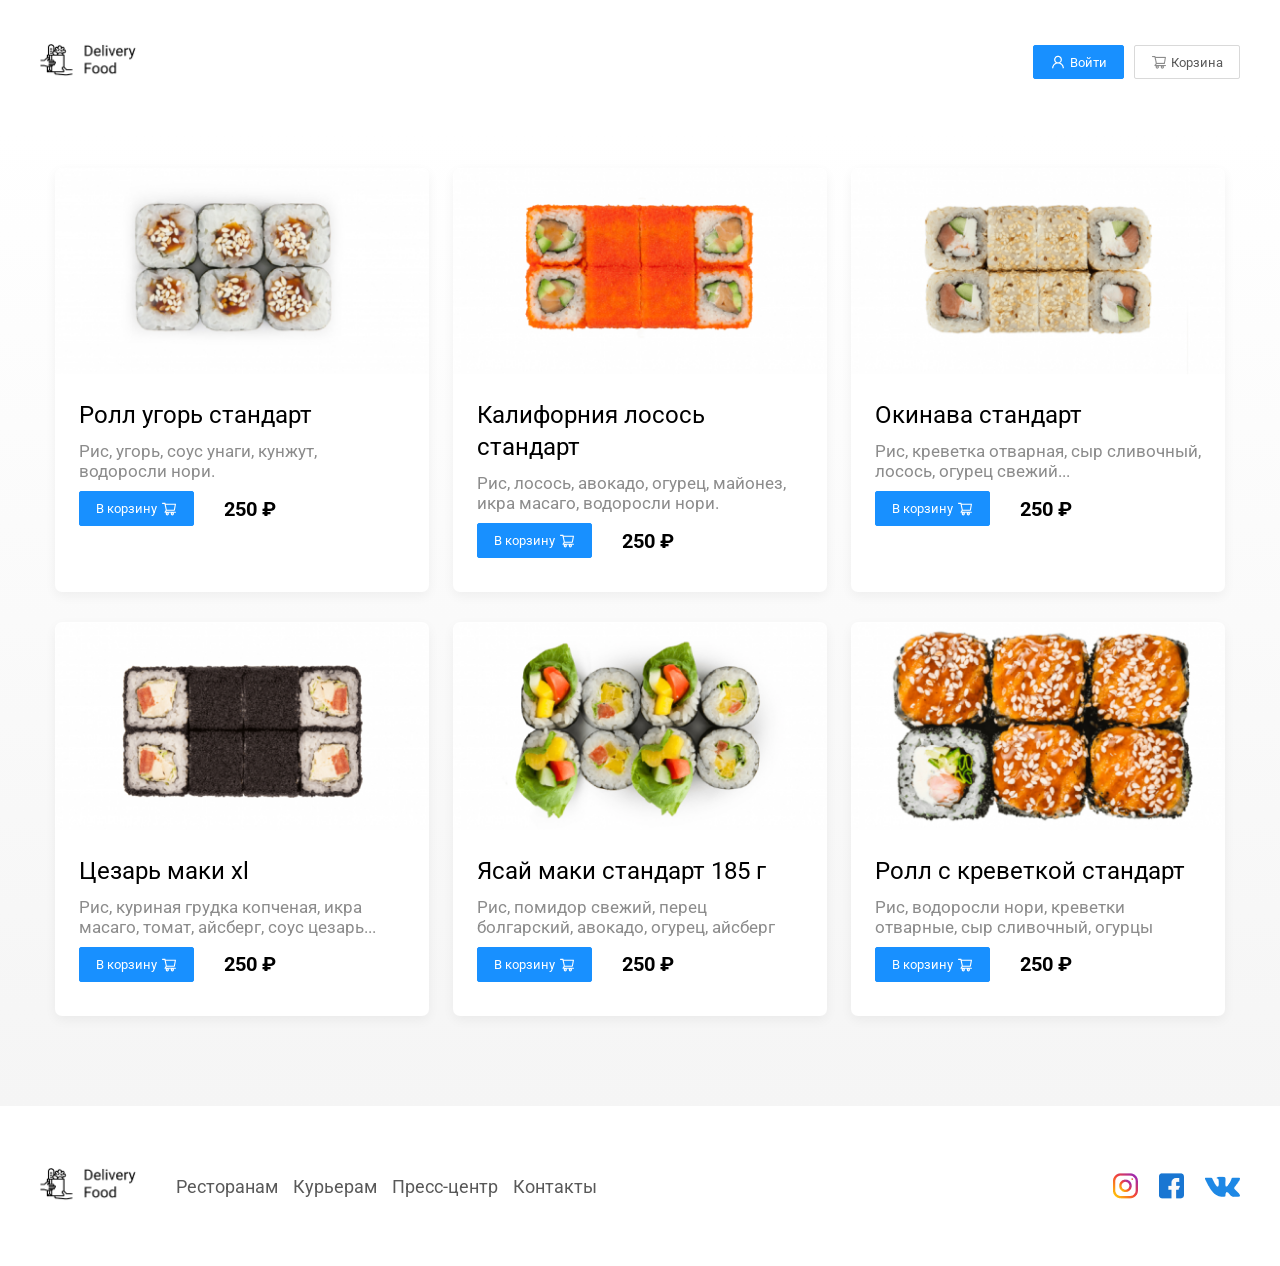
<file: goods.html>
<!DOCTYPE html>
<html lang="ru">
<head>
	<meta charset="UTF-8">
	<meta name="viewport" content="width=device-width, initial-scale=1.0">
	<link rel="preconnect" href="https://fonts.googleapis.com">
	<link rel="preconnect" href="https://fonts.gstatic.com" crossorigin>
	<link href="https://fonts.googleapis.com/css2?family=Roboto:ital,wght@0,100..900;1,100..900&display=swap"
		rel="stylesheet">
	<link rel="stylesheet" href="./css/style.css">
	<script src="./scripts/index.js" defer></script>
	<title>Delivery Food</title>
</head>
<body>
	<div class="page-wrapper">
		<header class="header">
			<div class="container">
				<div class="header-box">
					<a href="index.html" class="header-logo logo">
						<img src="./images/logo.png" alt="logo">
					</a>
					<div class="header-controls">
						<button class="btn btn-primary">
							<img src="./images/icons/user.png" alt="user">
							Войти
						</button>
						<button class="btn btn-outline" id="cart-button">
							<img src="./images/icons/shopping-cart.png" alt="shopping card">
							Корзина
						</button>
					</div>
				</div>
			</div>
		</header>
		<main class="main">
			<div class="container">
				<section class="products">
					<div class="container">
						<div class="products-wrapper" id="goods-container">
							<div class="products-card">
								<div class="products-card_image">
									<img src="./images/goods/good-1.png" alt="goods-1">
								</div>
								<div class="products-card_description">
									<div class="products-card_description-row">
										<h5 class="products-card_description--name">
											Ролл угорь стандарт
										</h5>
									</div>
									<div class="products-card_description-row">
										<p class="products-card_description--text">
											Рис, угорь, соус унаги, кунжут, водоросли нори.
										</p>
									</div>
									<div class="products-card_description-row">
										<div class="products-card_description-controls">
											<button class="btn btn-primary">
												В корзину
												<img src="./images/icons/shopping-cart-light.svg" alt="shopping cart">
											</button>
											<span class="products-card_description--price">
												250 ₽
											</span>
										</div>
									</div>
								</div>
							</div>
							<div class="products-card">
								<div class="products-card_image">
									<img src="./images/goods/good-2.png" alt="goods-2">
								</div>
								<div class="products-card_description">
									<div class="products-card_description-row">
										<h5 class="products-card_description--name">
											Калифорния лосось стандарт
										</h5>
									</div>
									<div class="products-card_description-row">
										<p class="products-card_description--text">
											Рис, лосось, авокадо, огурец, майонез, икра масаго, водоросли нори.
										</p>
									</div>
									<div class="products-card_description-row">
										<div class="products-card_description-controls">
											<button class="btn btn-primary">
												В корзину
												<img src="./images/icons/shopping-cart-light.svg" alt="shopping cart">
											</button>
											<span class="products-card_description--price">
												395 ₽
											</span>
										</div>
									</div>
								</div>
							</div>
							<div class="products-card">
								<div class="products-card_image">
									<img src="./images/goods/good-3.png" alt="goods-3">
								</div>
								<div class="products-card_description">
									<div class="products-card_description-row">
										<h5 class="products-card_description--name">
											Окинава стандарт
										</h5>
									</div>
									<div class="products-card_description-row">
										<p class="products-card_description--text">
											 Рис, креветка отварная, сыр сливочный, лосось, огурец свежий...
										</p>
									</div>
									<div class="products-card_description-row">
										<div class="products-card_description-controls">
											<button class="btn btn-primary">
												В корзину
												<img src="./images/icons/shopping-cart-light.svg" alt="shopping cart">
											</button>
											<span class="products-card_description--price">
												250 ₽
											</span>
										</div>
									</div>
								</div>
							</div>
							<div class="products-card">
								<div class="products-card_image">
									<img src="./images/goods/good-4.png" alt="goods-4">
								</div>
								<div class="products-card_description">
									<div class="products-card_description-row">
										<h5 class="products-card_description--name">
											Цезарь маки хl
										</h5>
									</div>
									<div class="products-card_description-row">
										<p class="products-card_description--text">
											Рис, куриная грудка копченая, икра масаго, томат, айсберг, соус цезарь...
										</p>
									</div>
									<div class="products-card_description-row">
										<div class="products-card_description-controls">
											<button class="btn btn-primary">
												В корзину
												<img src="./images/icons/shopping-cart-light.svg" alt="shopping cart">
											</button>
											<span class="products-card_description--price">
												250 ₽
											</span>
										</div>
									</div>
								</div>
							</div>
							<div class="products-card">
								<div class="products-card_image">
									<img src="./images/goods/good-5.png" alt="goods-5">
								</div>
								<div class="products-card_description">
									<div class="products-card_description-row">
										<h5 class="products-card_description--name">
											Ясай маки стандарт 185 г
										</h5>
									</div>
									<div class="products-card_description-row">
										<p class="products-card_description--text">
											Рис, помидор свежий, перец болгарский, авокадо, огурец, айсберг
										</p>
									</div>
									<div class="products-card_description-row">
										<div class="products-card_description-controls">
											<button class="btn btn-primary">
												В корзину
												<img src="./images/icons/shopping-cart-light.svg" alt="shopping cart">
											</button>
											<span class="products-card_description--price">
												250 ₽
											</span>
										</div>
									</div>
								</div>
							</div>
							<div class="products-card">
								<div class="products-card_image">
									<img src="./images/goods/good-6.png" alt="goods-6">
								</div>
								<div class="products-card_description">
									<div class="products-card_description-row">
										<h5 class="products-card_description--name">
											Ролл с креветкой стандарт
										</h5>
									</div>
									<div class="products-card_description-row">
										<p class="products-card_description--text">
											Рис, водоросли нори, креветки отварные, сыр сливочный, огурцы
										</p>
									</div>
									<div class="products-card_description-row">
										<div class="products-card_description-controls">
											<button class="btn btn-primary">
												В корзину
												<img src="./images/icons/shopping-cart-light.svg" alt="shopping cart">
											</button>
											<span class="products-card_description--price">
												250 ₽
											</span>
										</div>
									</div>
								</div>
							</div>
						</div>
					</div>
				</section>
			</div>
		</main>
		<div class="cart-modal__overlay">
			<div class="cart-modal">
				<div class="cart-modal__header">
					<h2 class="cart-modal__header--title">Корзина</h2>
					<span class="cart-modal__header--close">
						<img src="./images/icons/close.svg" alt="close">
					</span>
				</div>

				<div class="cart-modal__body">
					<div class="cart-item">
						<p class="cart-item__title">Ролл угорь стандарт</p>
						<div class="cart-item__controls">
							<div class="cart-item__controls--price">250 ₽</div>
							<button class="btn btn-outline">-</button>
							<div class="cart-item__controls--count">1</div>
							<button class="btn btn-outline">+</button>
						</div>
					</div>
					<div class="cart-item">
						<p class="cart-item__title">Ролл угорь стандарт</p>
						<div class="cart-item__controls">
							<div class="cart-item__controls--price">250 ₽</div>
							<button class="btn btn-outline">-</button>
							<div class="cart-item__controls--count">1</div>
							<button class="btn btn-outline">+</button>
						</div>
					</div>
					<div class="cart-item">
						<p class="cart-item__title">Ролл угорь стандарт</p>
						<div class="cart-item__controls">
							<div class="cart-item__controls--price">250 ₽</div>
							<button class="btn btn-outline">-</button>
							<div class="cart-item__controls--count">1</div>
							<button class="btn btn-outline">+</button>
						</div>
					</div>
					<div class="cart-item">
						<p class="cart-item__title">Ролл угорь стандарт</p>
						<div class="cart-item__controls">
							<div class="cart-item__controls--price">250 ₽</div>
							<button class="btn btn-outline">-</button>
							<div class="cart-item__controls--count">1</div>
							<button class="btn btn-outline">+</button>
						</div>
					</div>
					<div class="cart-item">
						<p class="cart-item__title">Ролл угорь стандарт</p>
						<div class="cart-item__controls">
							<div class="cart-item__controls--price">250 ₽</div>
							<button class="btn btn-outline">-</button>
							<div class="cart-item__controls--count">1</div>
							<button class="btn btn-outline">+</button>
						</div>
					</div>
				</div>

				<div class="cart-modal__footer">
					<div class="cart-modal__footer--price">
						1250 ₽
					</div>
					<div class="cart-modal__footer--controls">
						<button class="btn btn-primary">
							Оформить заказ
						</button>
						<button class="btn btn-outline">
							Отмена
						</button>
					</div>
				</div>
			</div>
		</div>
		<footer class="footer">
			<div class="container">
				<div class="footer-box">
					<a href="index.html" class="footer-logo logo">
						<img src="./images/logo.png" alt="logo">
					</a>
					<div class="footer-nav">
						<ul>
							<li>Ресторанам</li>
							<li>Курьерам</li>
							<li>Пресс-центр</li>
							<li>Контакты</li>
						</ul>
					</div>
					<div class="footer-social">
						<img src="./images/social/instagram.png" alt="instagram">
						<img src="./images/social/facebook.png" alt="facebook">
						<img src="./images/social/vk.png" alt="vk">
					</div>
				</div>
			</div>
		</footer>
	</div>
</body>

</html>
</file>
<file: css/style.css>
* {
	box-sizing: border-box;
	font-family: Roboto;
	font-style: normal;
	line-height: normal;
}
body {
	margin: 0;
	padding: 0;
}
.page-wrapper {
	display: flex;
	flex-direction: column;
	min-height: 100vh;
}
.main {
	flex-grow: 1;
	background: linear-gradient(180deg, rgba(245, 245, 245, 0.00) 1.04%, #f5f5f5 100%);
}
.header {
	display: flex;
	align-items: center;
	min-height: 124px;
}
.header-box {
	height: 100%;
	display: flex;
	align-items: center;
	justify-content: space-between;
}
.header-controls {
	display: flex;
	align-items: center;
	justify-content: flex-end;
	gap: 10px;
}
.btn-outline {
	border-radius: 2px;
	border: 1px solid #d9d9d9;
	background: #fff;
	box-shadow: 0px 0px 2px 0px rgba(0, 0, 0, 0.00);
	color: #595959;
}
.btn {
	display: flex;
	padding: 8px 16px;
	align-items: center;
	gap: 4px;
	outline: none;
	cursor: pointer;
}
.btn-primary {
	border: 1px solid #1890ff;
	border-radius: 2px;
	background: #1890ff;
	color: #fff;
}
.container {
	width: 100%;
	max-width: 1230px;
	margin: 0px auto;
	padding-left: 15px;
	padding-right: 15px;
	height: 100%;
}
.banner {
	margin-bottom: 56px;
}
.banner-item {
	background-color: #fff1bb;
	background-image: url(./images/banners/banner-image.png);
	background-repeat: no-repeat;
	background-size: contain;
	background-position: center right;
	padding: 68px;
	border-radius: 10px;
}
.banner-item--title {
	color: #302c34;
	font-size: 39px;
	font-weight: 700;
	max-width: 50%;
	margin-top: 0;
	margin-bottom: 15px;
}
.banner-item--subtitle {
	color: #302c34;
	font-size: 24px;
	font-weight: 400;
	max-width: 50%;
	margin: 0;
}
.footer {
	min-height: 156px;
	display: flex;
	align-items: center;
	padding: 60px 0;
}
.footer-box {
	height: 100%;
	display: flex;
	align-items: center;
	justify-content: space-between;
	gap: 36px;
	flex-wrap: wrap;
}
.footer-nav {
	flex-grow: 1;
}
.footer-nav ul {
	display: flex;
	align-items: center;
	list-style: none;
	padding: 0;
	margin: 0;
	gap: 15px;
	flex-wrap: wrap;
}
.footer-nav ul li {
	color: #595959;
	font-size: 18px;
	font-weight: 400;
}
.footer-social {
	display: flex;
	align-items: center;
	gap: 20px;
	justify-content: flex-end;
}
.logo {
	max-width: 100px;
}
.logo img {
	width: 100%;
}
.products-header {
	display: flex;
	justify-content: space-between;
	align-items: center;
	flex-wrap: wrap;
	gap: 24px;
}
.products-header--title {
	color: #000;
	font-size: 36px;
	font-weight: 700;
	margin: 0;
}
.products-header--search {
	border-radius: 2px;
	border: 1px solid #d9d9d9;
	background: #fff;
	min-width: 306px;
	height: 34px;
	flex-shrink: 0;
	padding: 5px 12px;
}
.products-header--search:focus{
	outline: none;
	border: 1px solid #d9d9d9;
}
.products-header--search::placeholder {
	color: #bfbfbf;
	font-size: 16px;
	font-weight: 400;
	line-height: 24px;
}
.products-wrapper {
	margin-top: 44px;
	margin-bottom: 90px;
	display: flex;
	flex-wrap: wrap;
	row-gap: 30px;
	column-gap: 24px;
}
.products-card {
	width: calc((100% - 48px) / 3);
	border-radius: 7px;
	background: #fff;
	box-shadow: 0px 4px 12px 0px rgba(0, 0, 0, 0.05);
	overflow: hidden;
	text-decoration: none;
}
.products-card_image {
	width: 100%;
}
.products-card_image img {
	width: 100%;
}
.products-card_description {
	padding: 20px 24px 34px 24px;
}
.products-card_description-row {
	display: flex;
	align-items: center;
	justify-content: space-between;
}
.products-card_description-row:not(:last-child) {
	margin-bottom: 10px;
}
.products-card_description--title {
	color: #000;
	font-size: 24px;
	font-weight: 700;
	line-height: 32px;
	margin: 0;
}
.products-card_description--badge {
	color: #fff;
	font-size: 12px;
	font-weight: 400;
	line-height: 20px;
	background: #262626;
	padding: 1px 8px;
}
.products-card_description-info {
	display: flex;
	align-items: center;
	justify-content: flex-start;
	gap: 25px;
	flex-wrap: wrap;
	row-gap: 8px;
	column-gap: 25px;
}
.products-card_description--name {
	margin: 0;
	color: #000;
	font-size: 24px;
	font-weight: 400;
	line-height: 32px;
}
.products-card_description--text {
	margin: 0;
	color: #8c8c8c;
	font-size: 17px;
	font-weight: 400;
}
.products-card_description-controls {
	display: flex;
	align-items: center;
	justify-content: flex-start;
	flex-wrap: wrap;
	row-gap: 10px;
	column-gap: 30px;
}
.products-card_description--price {
	color: #000;
	font-size: 20px;
	font-weight: 700;
	line-height: 32px;
}
.products-card_description-info--raiting {
	color: #ffc107;
	font-size: 18px;
	font-weight: 700;
	line-height: 32px;
}
.products-card_description-info--price {
	color: #8c8c8c;
	font-size: 18px;
	font-weight: 400;
	line-height: 32px;
}
.products-card_description-info--group {
	color: #8c8c8c;
	font-size: 18px;
	font-weight: 400;
	line-height: 32px;
	position: relative;
}
.products-card_description-info--group::before {
	content: '';
	display: block;
	width: 5px;
	height: 5px;
	border-radius: 50%;
	background: #8c8c8c;
	position: absolute;
	left: -14px;
	top: 14px;
}
.cart-modal__overlay {
	display: none;
	position: fixed;
	top: 0;
	left: 0;
	right: 0;
	bottom: 0;
	background: rgba(0, 0, 0, 0.40);
	align-items: center;
	justify-content: center;
}
.cart-modal__overlay.open {
	display: flex;
}
.cart-modal__header {
	display: flex;
	align-items: center;
	justify-content: space-between;
	margin-bottom: 48px;
}
.cart-modal__header--title {
	color: #000;
	font-weight: 700;
	font-size: 36px;
	margin: 0;
}
.cart-modal__header--close {
	cursor: pointer;
}
.cart-modal__footer {
	display: flex;
	align-items: center;
	justify-content: space-between;
	flex-wrap: wrap;
	gap: 15px;
	margin-top: 50px;
}
.cart-modal__footer--price {
	border-radius: 5px;
	background: #262626;
	color: #fafafa;
	font-size: 20px;
	font-weight: 700;
	padding: 15px 20px;
}
.cart-modal__footer--controls {
	display: flex;
	align-items: center;
	gap: 10px;
}
.cart-modal {
	max-width: 780px;
	width: 100%;
	padding: 40px 45px;
	border-radius: 5px;
	background: #fff;
}
.cart-item {
	display: flex;
	align-items: center;
	justify-content: space-between;
	flex-wrap: wrap;
	gap: 10px;
}
.cart-item:not(:last-child) {
	margin-bottom: 10px;
	padding-bottom: 10px;
	border-bottom: 1px solid #d9d9d9;;
}
.cart-item__title {
	color: #000;
	font-size: 18px;
	font-weight: 400;
	line-height: 32px;
	margin: 0;
}
.cart-item__controls {
	display: flex;
	align-items: center;
}
.cart-item__controls--price {
	margin-right: 47px;
	color: #000;
	font-size: 20px;
	font-weight: 700;
	line-height: 32px;
}
.cart-item__controls button {
	border: solid 1px #40a9ff;
	color: #40a9ff;
}
.cart-item__controls--count {
	margin-left: 15px;
	margin-right: 15px;
}
@media (max-width: 991px) {
	.banner-item--title {
		max-width: 100%;
	}
	.banner-item--subtitle {
		max-width: 100%;
	}
	.products-card {
		width: calc((100% - 24px) / 2);
	}
	.banner-item {
		background-image: none;
	}
}
@media (max-width: 768px) {
	.products-card {
		width: 100%;
	}
}
</file>
